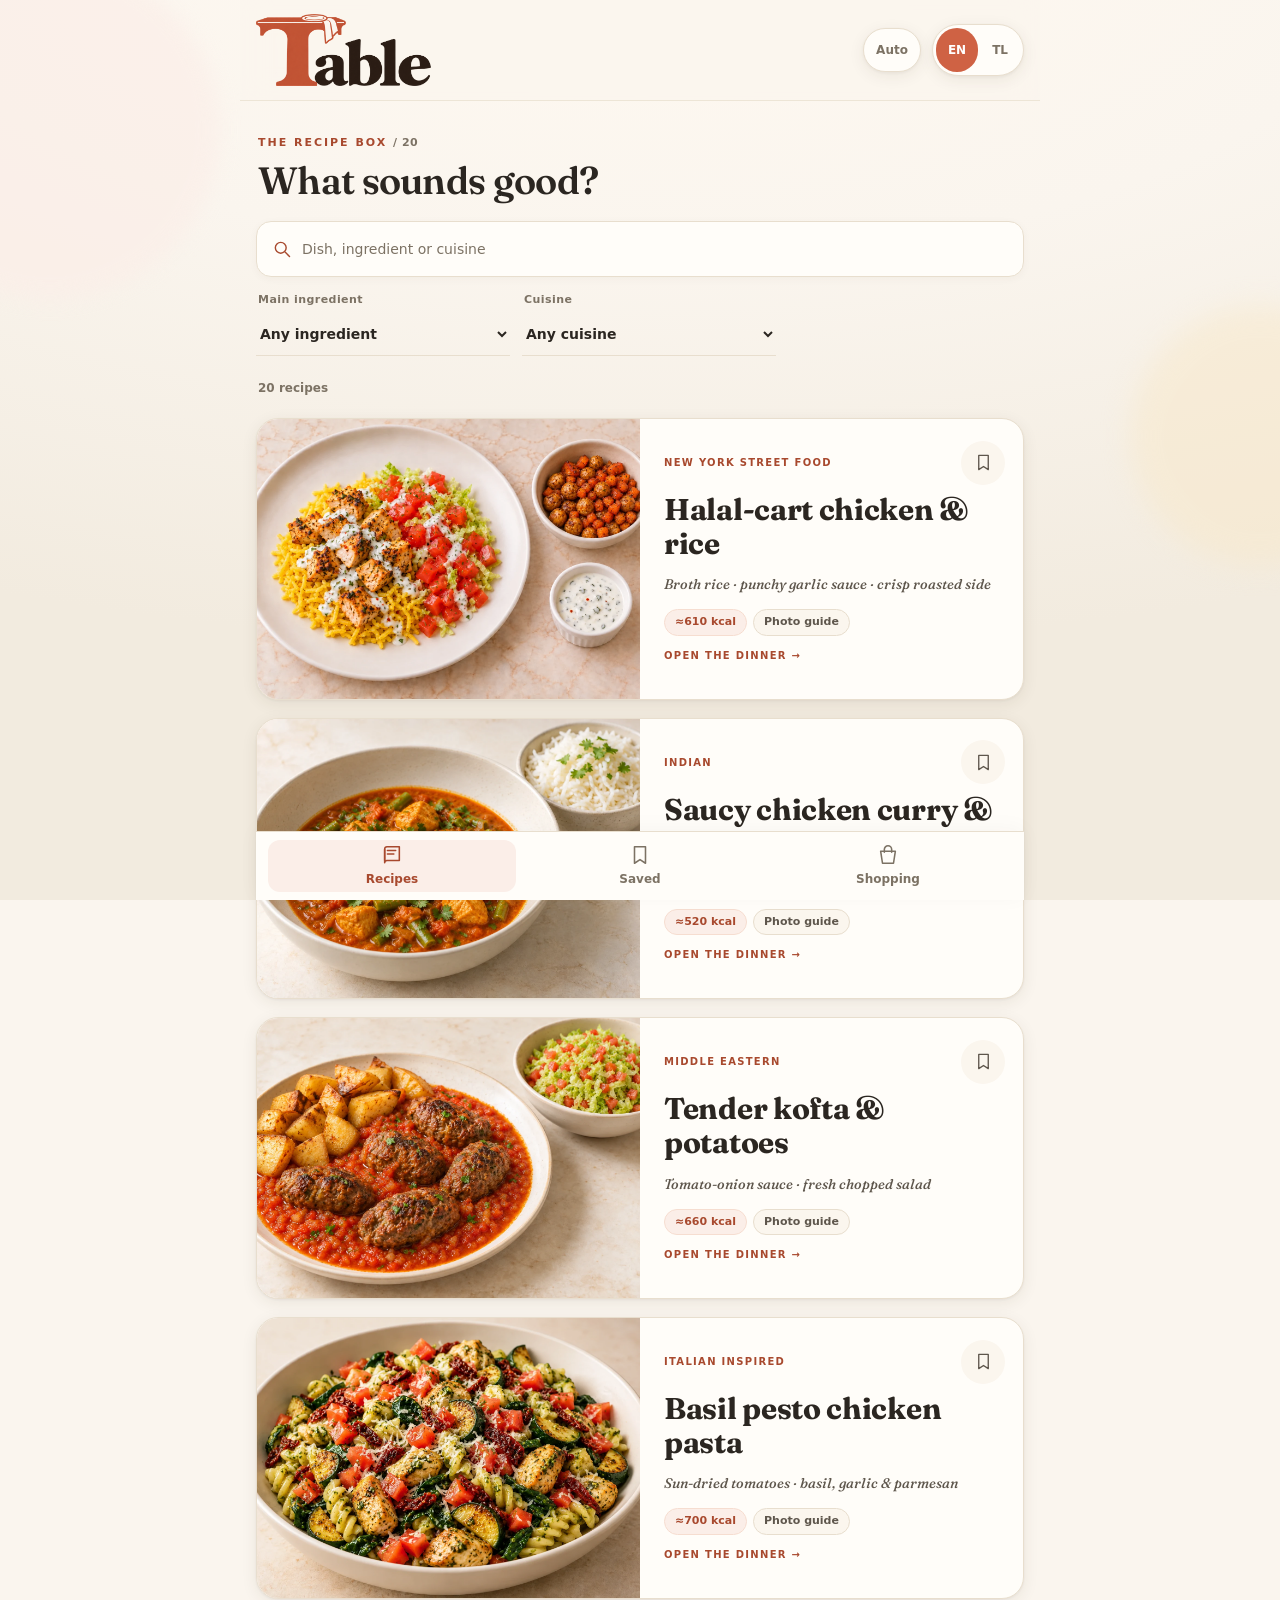
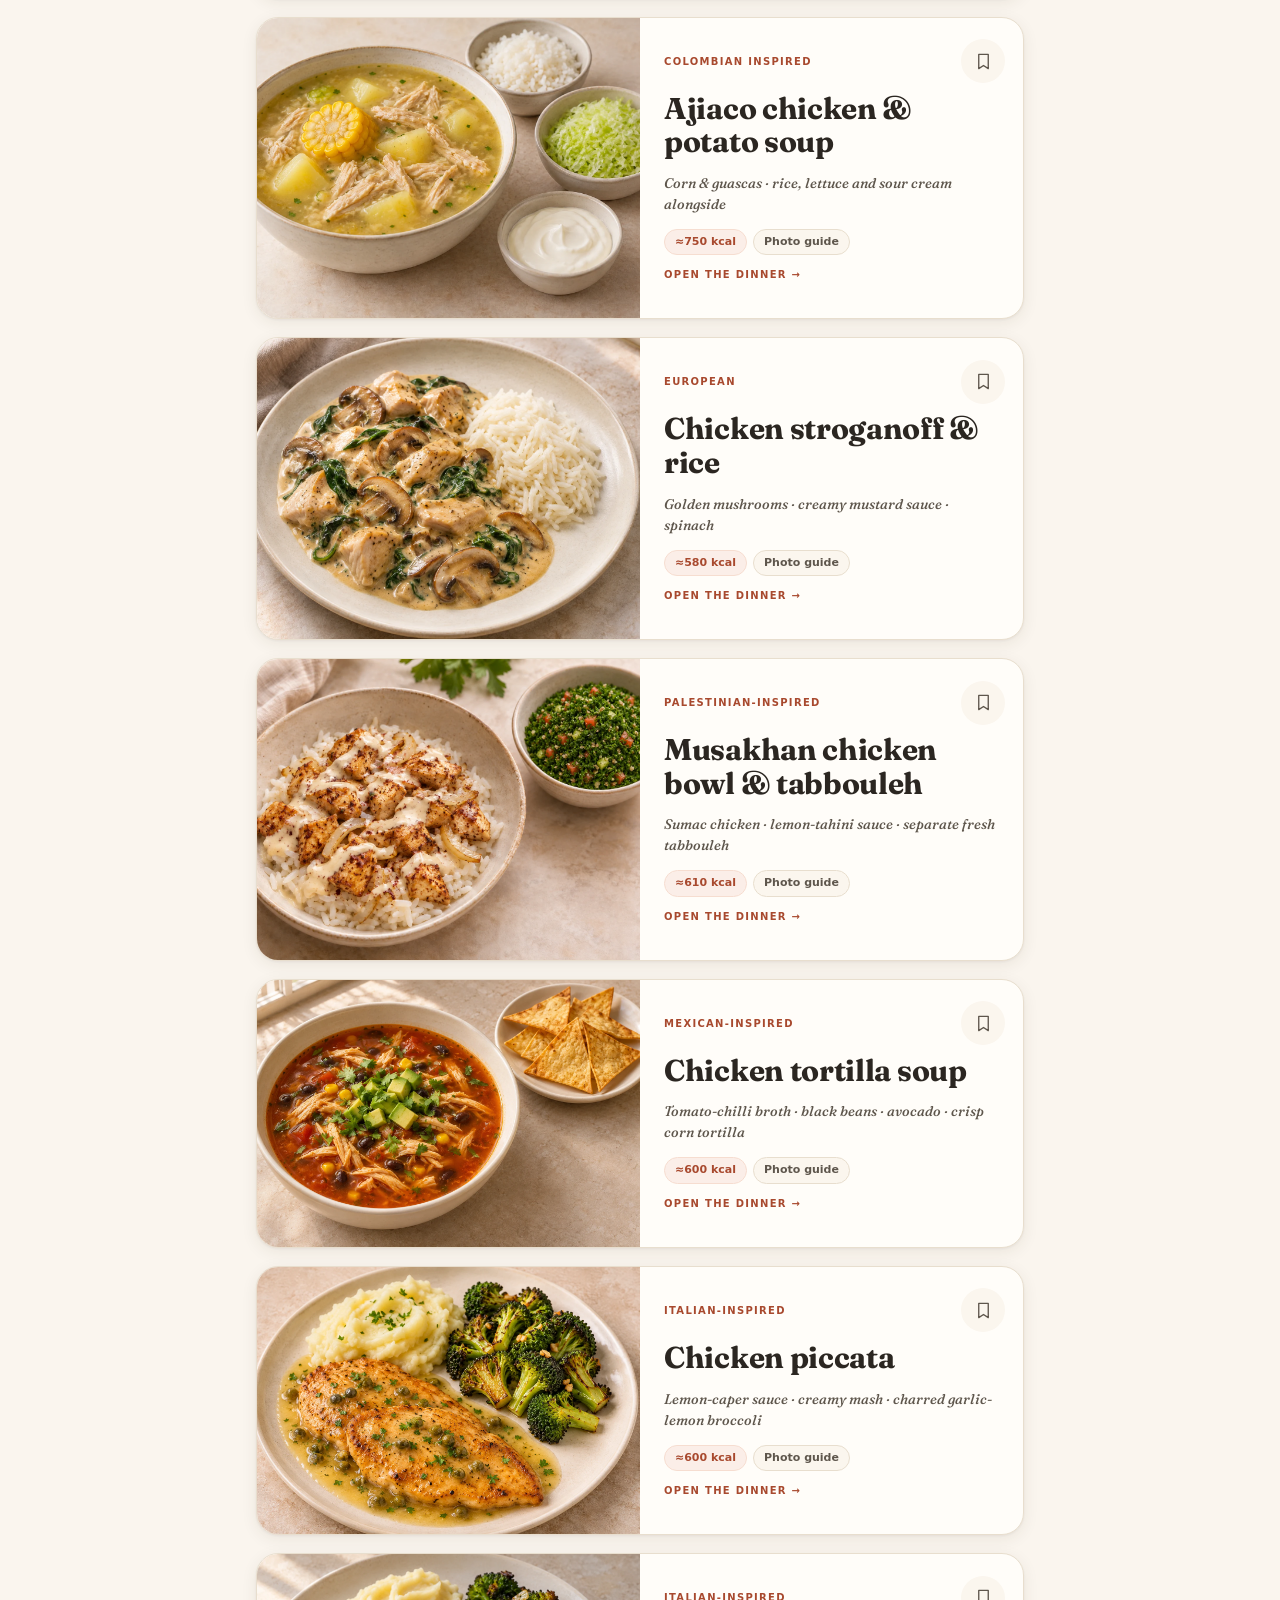
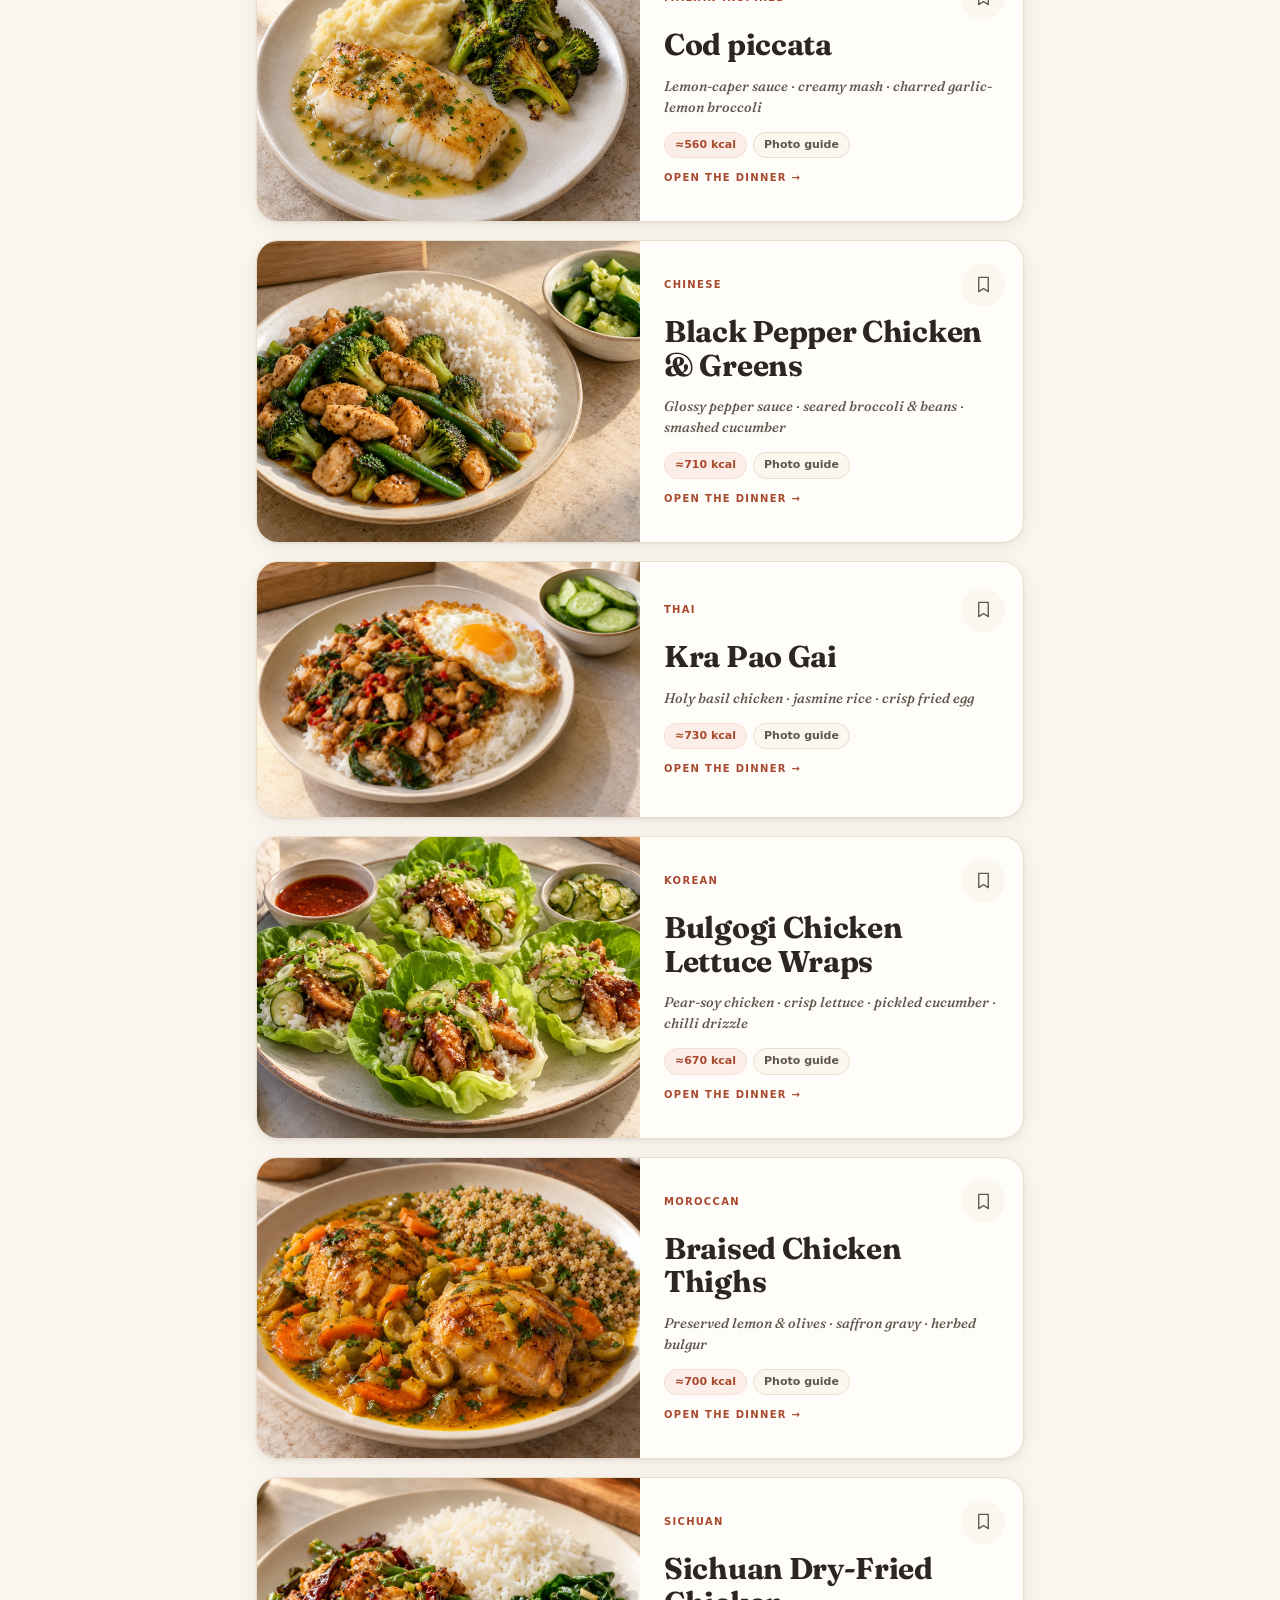
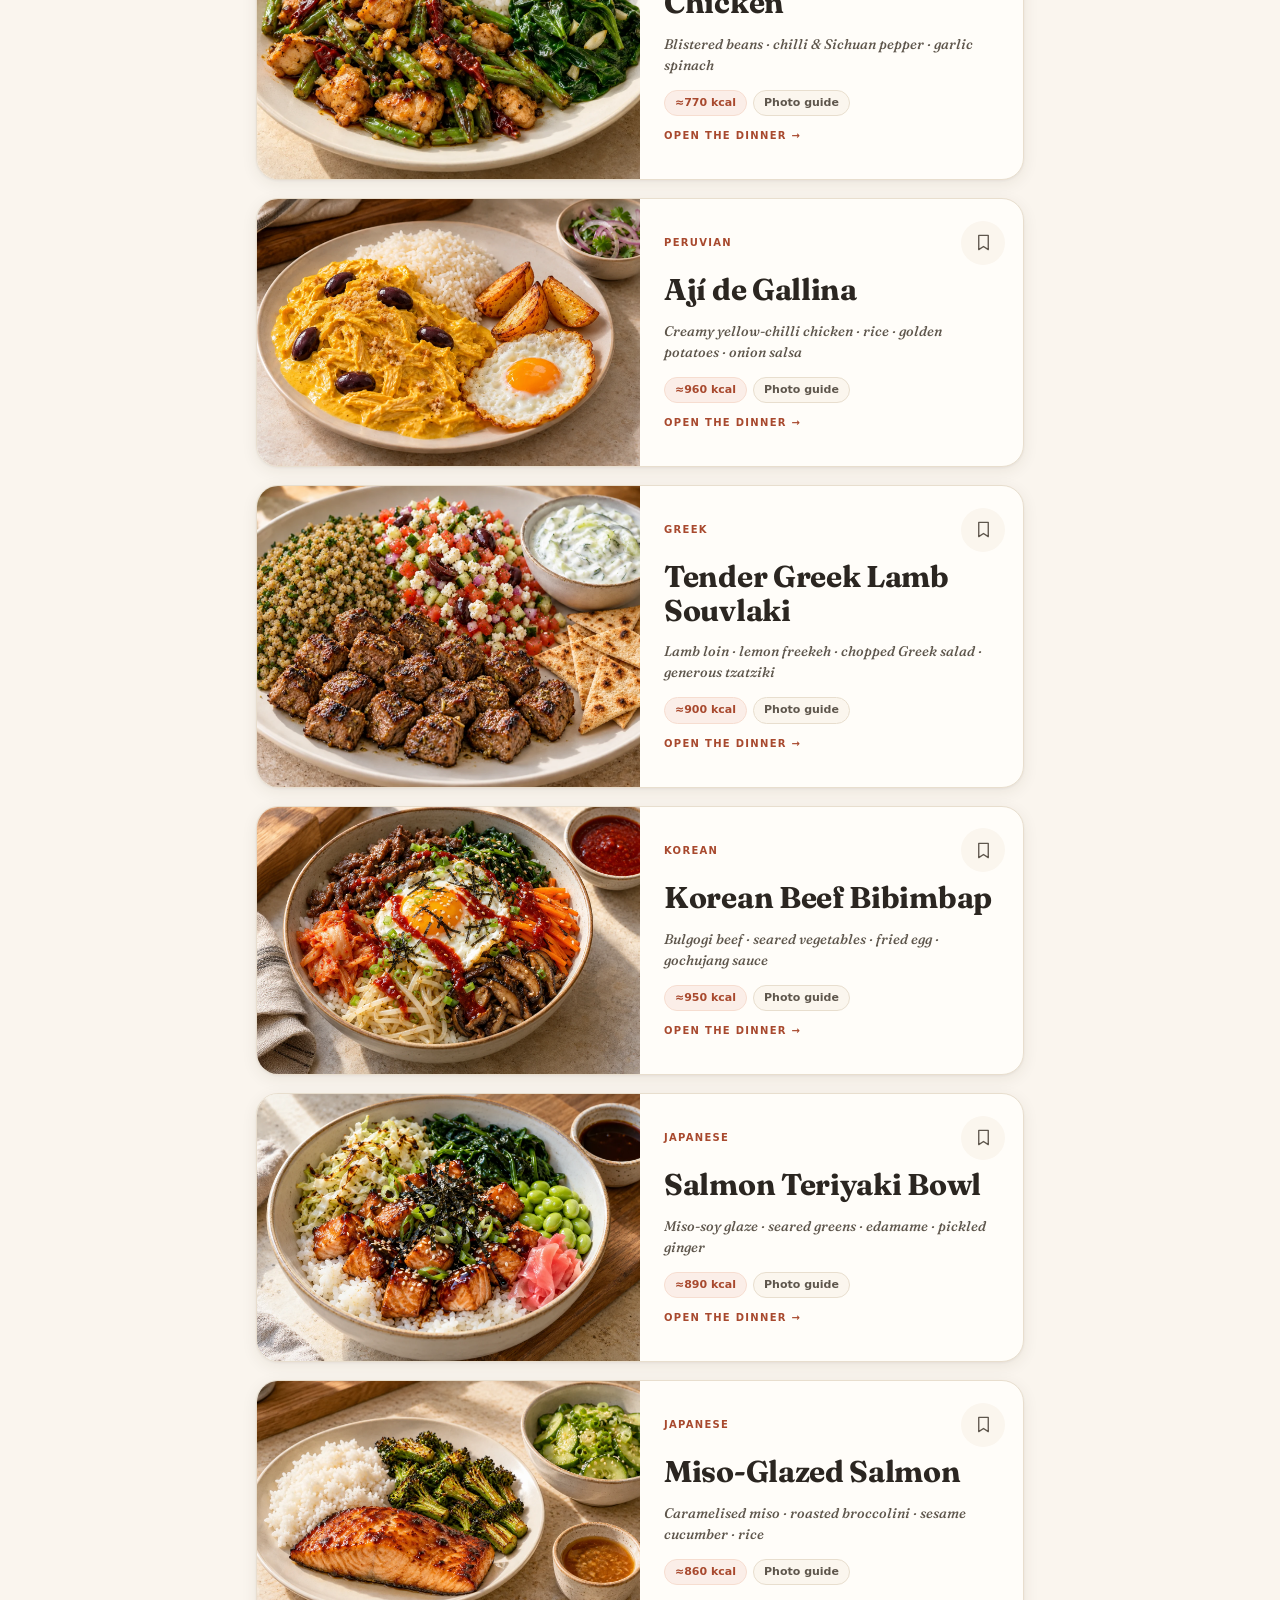
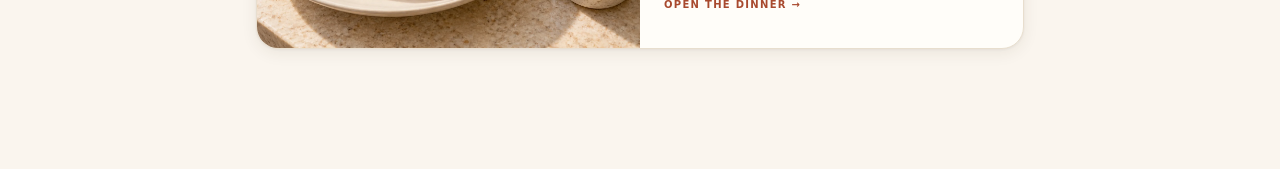
<file: index.html>
<!DOCTYPE html>
<html lang="en">
<head>
  <meta charset="UTF-8" />
  <meta name="viewport" content="width=device-width, initial-scale=1.0, viewport-fit=cover" />
  <meta name="theme-color" content="#cf6244" />
  <meta name="apple-mobile-web-app-capable" content="yes" />
  <meta name="apple-mobile-web-app-status-bar-style" content="default" />
  <meta name="apple-mobile-web-app-title" content="Table" />
  <meta name="robots" content="noindex, nofollow" />
  <title>Table</title>
  <link rel="manifest" href="manifest.webmanifest?v=november-additions-1" />
  <link rel="apple-touch-icon" sizes="180x180" href="assets/table-icon-180-v1.png" />
  <link rel="icon" type="image/png" sizes="32x32" href="assets/table-icon-32-v1.png" />
  <link rel="icon" type="image/png" sizes="192x192" href="assets/table-icon-192-v1.png" />
  <link rel="preconnect" href="https://fonts.googleapis.com" />
  <link rel="preconnect" href="https://fonts.gstatic.com" crossorigin />
  <link rel="stylesheet" href="https://fonts.googleapis.com/css2?family=Fraunces:opsz,wght@9..144,500;9..144,600&display=swap" />
  <link rel="stylesheet" href="styles.css?v=november-additions-1" />
  <link rel="stylesheet" href="wayfinding.css?v=november-additions-1" />
  <link rel="stylesheet" href="visual-recipes.css?v=november-additions-1" />
</head>
<body>
  <div class="bg-layer" aria-hidden="true">
    <div class="bg-pattern"></div>
    <div class="bg-glow"></div>
  </div>

  <div id="app"><div class="boot">warming up…</div></div>

  <script src="catalog.js?v=november-additions-1"></script>
  <script src="navigation.js?v=november-additions-1"></script>
  <script src="visual-recipes.js?v=november-additions-1"></script>
  <script src="table.js?v=november-additions-1"></script>
</body>
</html>
</file>
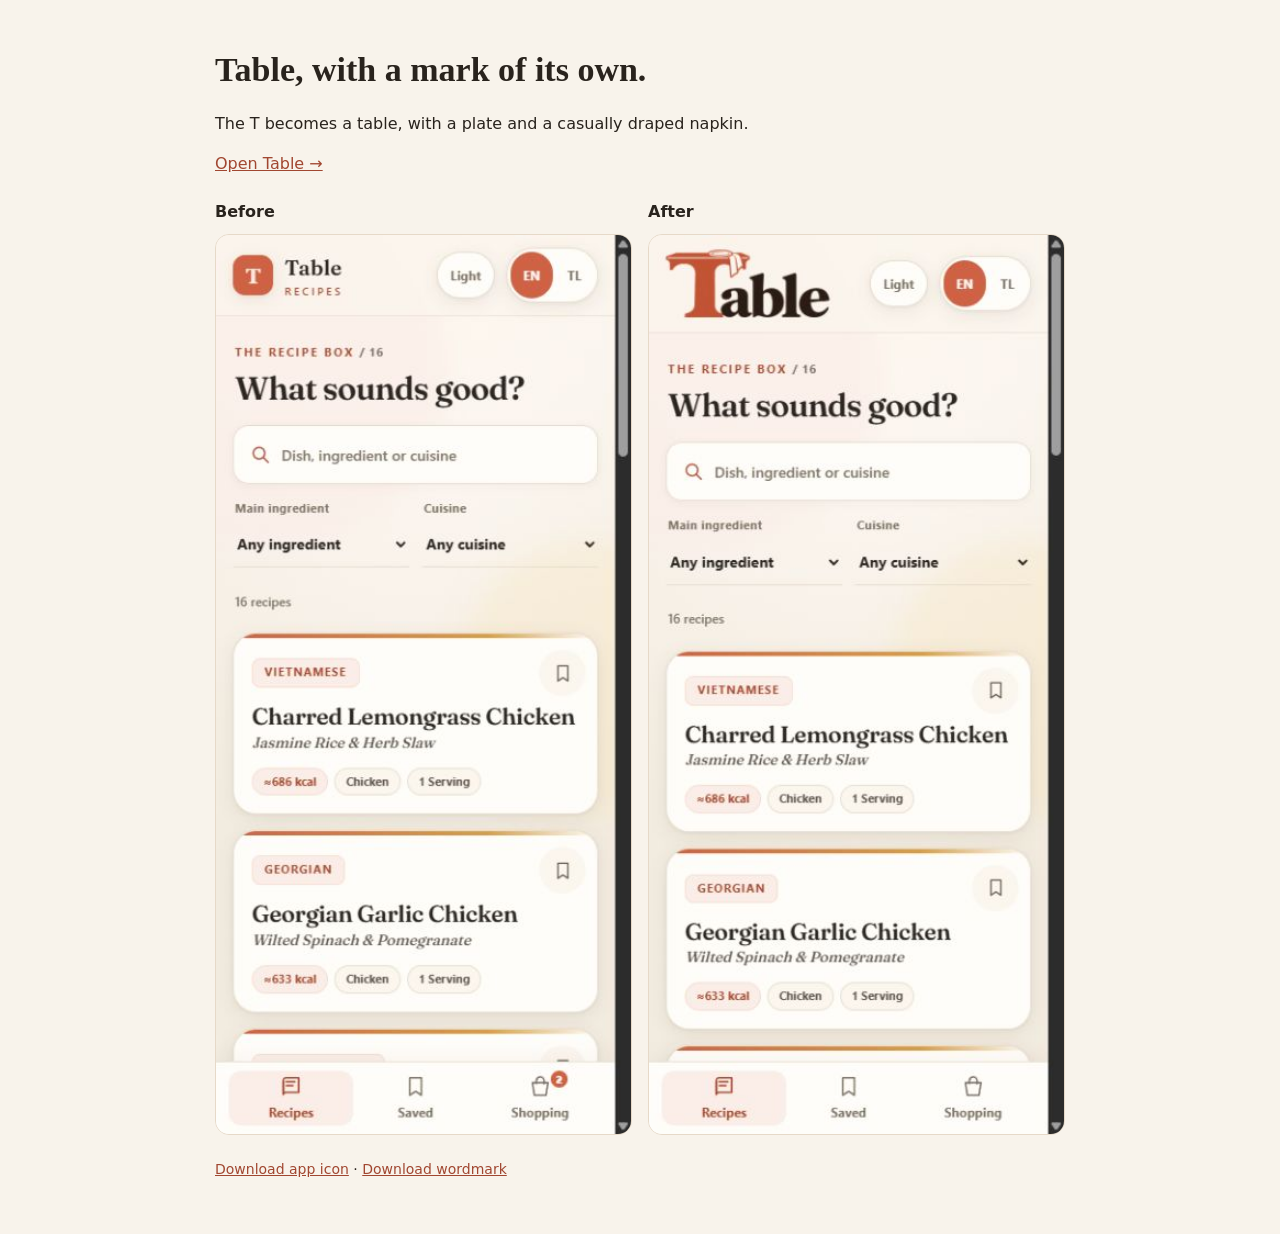
<file: preview/branding.html>
<!doctype html><html lang="en"><head><meta charset="utf-8"><meta name="viewport" content="width=device-width,initial-scale=1"><meta name="robots" content="noindex"><title>Table — new identity</title><link rel="icon" href="../assets/table-icon-32-v1.png"><style>*{box-sizing:border-box}body{margin:0;padding:28px 16px 40px;background:#f8f3eb;color:#29231d;font:16px/1.5 system-ui}main{max-width:850px;margin:auto}h1{font:600 34px Georgia,serif}a{color:#a14630}.pair{display:grid;grid-template-columns:1fr 1fr;gap:16px;margin-top:24px}figure{margin:0}figcaption{font-weight:600;margin-bottom:10px}img{display:block;width:100%;height:auto;border:1px solid #e6d9c8;border-radius:14px}.downloads{margin-top:24px;font-size:14px}</style></head><body><main><h1>Table, with a mark of its own.</h1><p>The T becomes a table, with a plate and a casually draped napkin.</p><a href="../?v=identity-1">Open Table →</a><div class="pair"><figure><figcaption>Before</figcaption><img src="after.png" alt="Previous Table header with plain T app mark"></figure><figure><figcaption>After</figcaption><img src="branding-after.png" alt="New Table wordmark integrated into the app header"></figure></div><p class="downloads"><a href="../assets/table-icon-1024-v1.png" download>Download app icon</a> · <a href="../assets/table-wordmark-v1.png" download>Download wordmark</a></p></main></body></html>
</file>
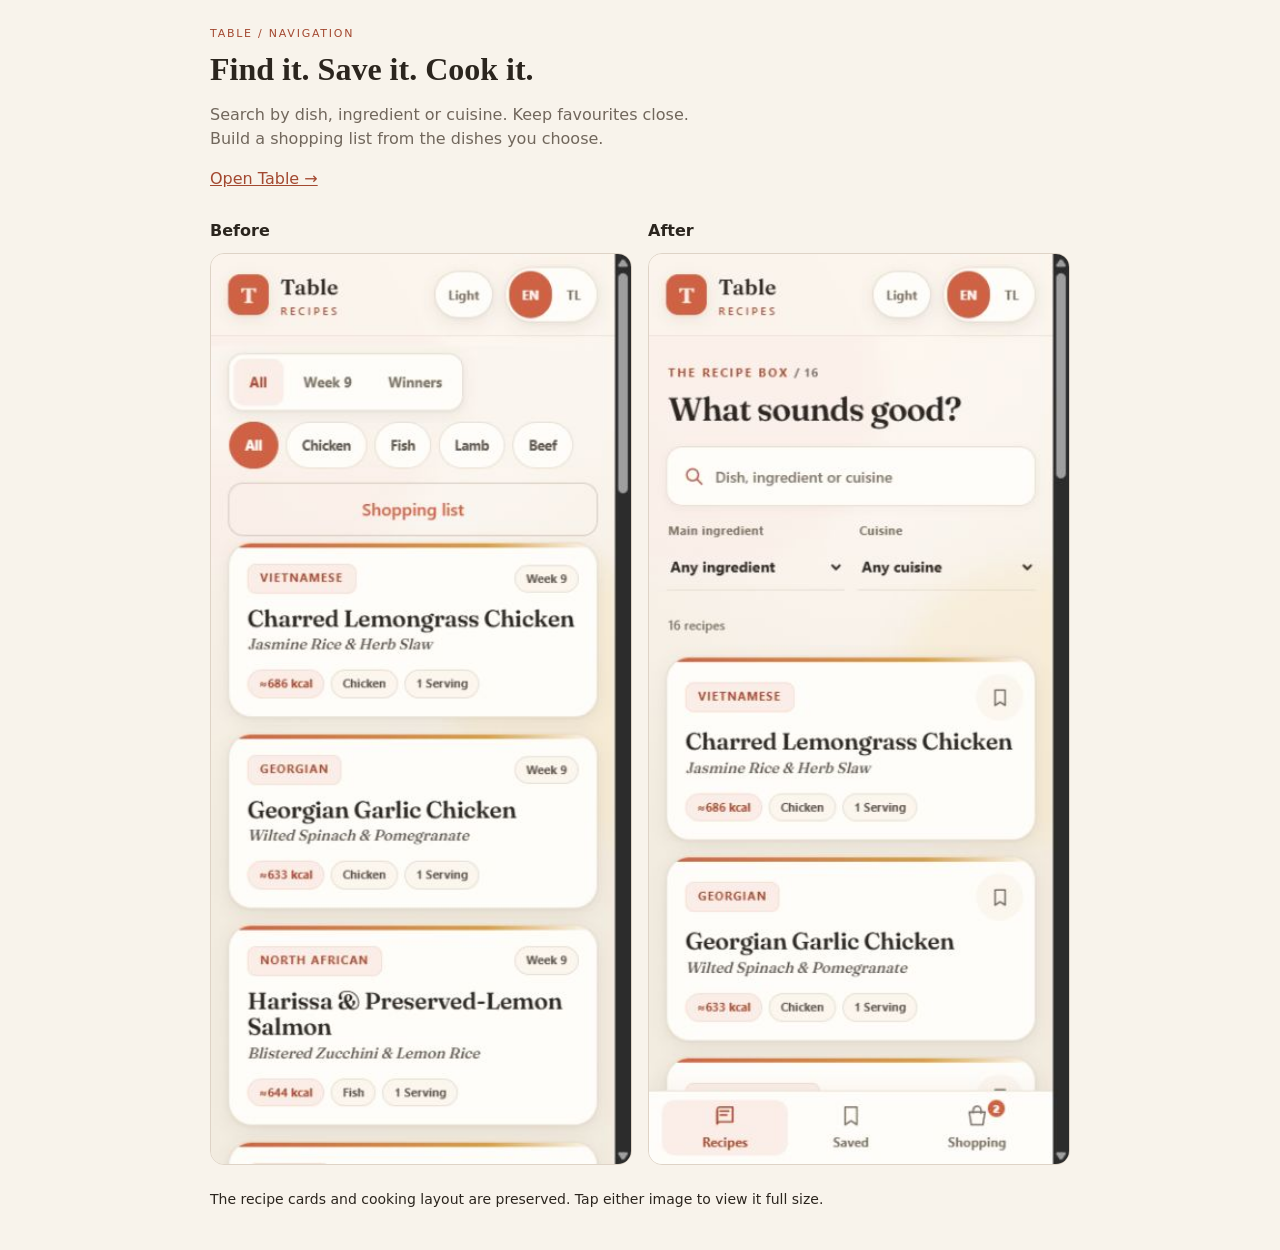
<file: preview/navigation.html>
<!doctype html>
<html lang="en"><head><meta charset="utf-8"><meta name="viewport" content="width=device-width, initial-scale=1"><meta name="robots" content="noindex"><title>Table — before and after</title><style>
*{box-sizing:border-box}body{margin:0;background:#f8f3eb;color:#2b251e;font:16px/1.5 system-ui,sans-serif;padding:26px 16px 40px}main{max-width:860px;margin:auto}h1{font:600 32px/1.15 Georgia,serif;margin:8px 0 14px}p{max-width:50ch;color:#71675c}a{color:#a34830}.comparison{display:grid;grid-template-columns:1fr 1fr;gap:16px;margin-top:28px}figure{margin:0;min-width:0}figcaption{font-weight:650;margin-bottom:10px}img{width:100%;height:auto;display:block;border-radius:14px;border:1px solid #ded3c6}.tag{font-size:11px;letter-spacing:.16em;text-transform:uppercase;color:#a34830}footer{margin-top:24px;font-size:14px}
</style></head><body><main><div class="tag">Table / navigation</div><h1>Find it. Save it. Cook it.</h1><p>Search by dish, ingredient or cuisine. Keep favourites close. Build a shopping list from the dishes you choose.</p><a href="../?v=wayfinding-1#/recipes">Open Table →</a><div class="comparison"><figure><figcaption>Before</figcaption><a href="before.png?v=2"><img src="before.png?v=2" alt="Previous Table navigation with All, Week 9, Winners and a second row of ingredient tabs"></a></figure><figure><figcaption>After</figcaption><a href="after.png"><img src="after.png" alt="Table with recipe search, ingredient and cuisine filters, bookmarks, and Recipes, Saved and Shopping navigation"></a></figure></div><footer>The recipe cards and cooking layout are preserved. Tap either image to view it full size.</footer></main></body></html>
</file>
<file: styles.css>
/* ================================================================
   Table — warm, playful-premium recipe app.
   Warm paper · terracotta accent · charcoal ink. Refined, not cute.
   ================================================================ */

:root{
  --paper:#faf5ee; --paper-2:#f2ebdf; --card:#fffdf9; --card-2:#fbf6ee;
  --ink:#2b2621; --ink-2:#5e564c; --muted:#978d80; --line:#e8dece;

  --accent:#cf6244; --accent-deep:#a8492e; --accent-soft:#f6ddd0; --accent-wash:#fbeee8;
  --olive:#7d8a5f; --olive-soft:#e9edda;
  --honey:#d99f45; --honey-soft:#f8e8c9;
  --rose:#b06a6a;

  --love:#cf6244; --good:#7d8a5f; --tweak:#d99f45; --kill:#b06a6a;

  --sans:-apple-system,system-ui,"Segoe UI",Roboto,"Helvetica Neue",sans-serif;
  --serif:"Georgia","Iowan Old Style","Times New Roman",serif;

  --r-xl:22px; --r-lg:18px; --r-md:14px;
  --sh-soft:0 4px 16px rgba(70,45,28,.08), 0 1px 3px rgba(70,45,28,.06);
  --sh-pop:0 12px 32px rgba(70,45,28,.13), 0 3px 8px rgba(70,45,28,.08);
  --ease:cubic-bezier(.22,1,.36,1);
  --spring:cubic-bezier(.34,1.3,.64,1);
  --safe-t:env(safe-area-inset-top,0px);
  --safe-b:env(safe-area-inset-bottom,0px);
}

*{box-sizing:border-box;-webkit-tap-highlight-color:transparent}
html,body{margin:0;padding:0}
body{font-family:var(--sans);color:var(--ink);background:var(--paper);
  min-height:100dvh;overflow-x:hidden;line-height:1.5;-webkit-font-smoothing:antialiased;font-weight:500}

/* ── warm layered background ────────────────────────────────────── */
.bg-layer{position:fixed;inset:0;z-index:-1;overflow:hidden;
  background:radial-gradient(130% 80% at 50% -8%, #fff9f1 0%, var(--paper) 46%, var(--paper-2) 100%)}
.bg-pattern{position:absolute;inset:0;transform:translateY(var(--par,0));transition:transform .1s linear}
.bg-pattern::before{content:"";position:absolute;width:340px;height:340px;border-radius:50%;
  background:var(--accent-wash);left:-120px;top:-40px;filter:blur(10px);opacity:.7}
.bg-glow::before{content:"";position:absolute;width:260px;height:260px;border-radius:50%;
  background:var(--honey-soft);right:-110px;top:34%;filter:blur(14px);opacity:.5}

#app{max-width:640px;margin:0 auto;padding:0 16px calc(120px + var(--safe-b))}
.boot{padding:42vh 0;text-align:center;color:var(--muted);font-family:var(--serif);font-style:italic}

/* ── header ─────────────────────────────────────────────────────── */
.hdr{position:sticky;top:0;z-index:40;margin:0 -16px;padding:calc(12px + var(--safe-t)) 16px 12px;
  display:flex;align-items:center;gap:11px;
  background:rgba(250,245,238,.8);backdrop-filter:saturate(1.3) blur(14px);-webkit-backdrop-filter:saturate(1.3) blur(14px);
  border-bottom:1px solid rgba(232,222,206,.7);transition:padding .3s var(--ease)}
.hdr.small{padding-top:calc(8px + var(--safe-t));padding-bottom:8px}
.hdr .mark{width:38px;height:38px;flex:0 0 auto;border-radius:12px;box-shadow:var(--sh-soft)}
.hdr .wordmark{font-family:var(--serif);font-weight:700;font-size:20px;letter-spacing:.2px;color:var(--ink);flex:1;min-width:0}
.hdr .wordmark small{display:block;font-family:var(--sans);font-weight:600;font-size:10px;letter-spacing:.26em;text-transform:uppercase;color:var(--accent-deep);margin-top:0}

/* language pill */
.lang{display:inline-flex;background:var(--card);border:1px solid var(--line);border-radius:999px;padding:3px;gap:2px;flex:0 0 auto;box-shadow:var(--sh-soft)}
.lang button{border:0;background:transparent;font:inherit;font-weight:700;font-size:12px;color:var(--muted);padding:6px 12px;border-radius:999px;cursor:pointer;transition:.25s var(--ease)}
.lang button.on{background:var(--accent);color:#fff}

/* ── hero ───────────────────────────────────────────────────────── */
.hero{padding:22px 4px 12px;position:relative}
.hero .eyebrow{font-size:11px;letter-spacing:.28em;text-transform:uppercase;color:var(--accent-deep);font-weight:700}
.hero h1{font-family:var(--serif);font-weight:700;font-size:clamp(32px,8.4vw,46px);line-height:1.02;margin:8px 0 8px;color:var(--ink);letter-spacing:-.6px}
.hero h1 em{font-style:italic;color:var(--accent)}
.hero p{margin:0;color:var(--ink-2);max-width:44ch;font-size:15px}
.hero .rule{width:56px;height:3px;border-radius:3px;margin-top:16px;background:linear-gradient(90deg,var(--accent),var(--honey))}

/* ── filters ────────────────────────────────────────────────────── */
.filters{position:sticky;top:calc(58px + var(--safe-t));z-index:30;margin:8px -16px 4px;padding:8px 16px;
  display:flex;flex-direction:column;gap:9px;background:linear-gradient(180deg,var(--paper) 55%,rgba(250,245,238,0))}
.seg{display:flex;gap:4px;background:var(--card);padding:4px;border-radius:14px;width:max-content;box-shadow:var(--sh-soft);border:1px solid var(--line)}
.seg button{border:0;background:transparent;font:inherit;font-weight:700;font-size:13px;color:var(--muted);padding:8px 15px;border-radius:10px;cursor:pointer;transition:.25s var(--ease);white-space:nowrap}
.seg button.on{background:var(--accent-wash);color:var(--accent-deep)}
.chips{display:flex;gap:7px;overflow-x:auto;padding:1px;scrollbar-width:none}
.chips::-webkit-scrollbar{display:none}
.chip{border:1px solid var(--line);background:var(--card);font:inherit;font-size:12.5px;font-weight:700;color:var(--ink-2);padding:7px 14px;border-radius:999px;cursor:pointer;white-space:nowrap;transition:.25s var(--ease)}
.chip.on{background:var(--accent);color:#fff;border-color:var(--accent)}

/* ── recipe deck ────────────────────────────────────────────────── */
.deck{display:flex;flex-direction:column;gap:15px;padding-top:6px}
.card{position:relative;border-radius:var(--r-xl);cursor:pointer;overflow:hidden;background:var(--card);
  box-shadow:var(--sh-soft);border:1px solid var(--line);transition:transform .35s var(--ease),box-shadow .35s var(--ease);
  animation:rise .5s var(--ease) both}
.card:active{transform:scale(.985)}
@media(hover:hover){.card:hover{transform:translateY(-3px);box-shadow:var(--sh-pop)}}
.card .band{height:4px;background:linear-gradient(90deg,var(--accent),var(--honey) 70%,transparent)}
.card .cbody{padding:15px 17px 17px;position:relative}
.card .toprow{display:flex;align-items:center;justify-content:space-between;gap:10px}
.card h3{font-family:var(--serif);font-weight:700;font-size:22px;line-height:1.12;margin:11px 0 2px;color:var(--ink);letter-spacing:-.3px}
.card .sub{font-family:var(--serif);font-style:italic;color:var(--ink-2);font-size:14px}
.card .macro{display:flex;flex-wrap:wrap;gap:6px;margin-top:13px}
.pill{font-size:11px;font-weight:700;padding:4px 10px;border-radius:999px;background:var(--card-2);color:var(--ink-2);border:1px solid var(--line)}
.pill.kcal{background:var(--accent-wash);color:var(--accent-deep);border-color:var(--accent-soft)}

/* cuisine tag */
.stamp{font-size:10.5px;font-weight:700;letter-spacing:.12em;text-transform:uppercase;color:var(--accent-deep);
  padding:5px 11px;border-radius:8px;background:var(--accent-wash);border:1px solid var(--accent-soft);white-space:nowrap}

/* rating chip on card */
.rdot{display:inline-flex;align-items:center;gap:7px;font-size:11.5px;font-weight:700;padding:5px 11px;border-radius:999px;color:#fff}
.rdot .g{width:7px;height:7px;border-radius:50%;background:#fff}
.rdot.love{background:var(--love)} .rdot.good{background:var(--good)}
.rdot.tweak{background:var(--tweak);color:#5a3f10} .rdot.kill{background:var(--kill)}

@keyframes rise{from{opacity:0;transform:translateY(14px)}to{opacity:1;transform:none}}

/* ── detail ─────────────────────────────────────────────────────── */
.detail{animation:fade .4s var(--ease) both;padding-bottom:40px}
@keyframes fade{from{opacity:0}to{opacity:1}}
.back{display:inline-flex;align-items:center;gap:6px;margin:14px 0 6px;border:0;background:var(--card);
  font:inherit;font-weight:700;font-size:14px;color:var(--accent-deep);cursor:pointer;padding:9px 15px 9px 11px;border-radius:999px;box-shadow:var(--sh-soft);border:1px solid var(--line)}
.back:active{transform:scale(.96)}
.back svg{width:18px;height:18px}
.masthead{position:relative;border-radius:var(--r-xl);overflow:hidden;margin-top:4px;
  background:linear-gradient(145deg,var(--accent),var(--accent-deep));color:#fff8f2;box-shadow:var(--sh-pop)}
.masthead .blob{position:absolute;border-radius:50%;opacity:.16;background:#fff}
.masthead .blob.a{width:150px;height:150px;right:-40px;top:-46px}
.masthead .blob.b{width:100px;height:100px;left:-30px;bottom:-40px;opacity:.1}
.masthead .inner{position:relative;padding:22px 20px 20px}
.masthead .stamp{color:#fff;background:rgba(255,255,255,.16);border-color:rgba(255,255,255,.24)}
.masthead h2{font-family:var(--serif);font-weight:700;font-size:clamp(27px,7.4vw,37px);line-height:1.05;margin:14px 0 4px;letter-spacing:-.4px}
.masthead .sub{font-family:var(--serif);font-style:italic;opacity:.9;font-size:16px}
.masthead .meta{display:flex;flex-wrap:wrap;gap:7px;margin-top:14px}
.masthead .meta .pill{background:rgba(255,255,255,.16);color:#fff;border-color:rgba(255,255,255,.2)}
.masthead .meta .pill.kcal{background:rgba(255,255,255,.24);color:#fff;border-color:transparent}

.desc{font-family:var(--serif);font-size:16px;line-height:1.62;color:var(--ink-2);margin:18px 4px}

.sec{margin:24px 0}
.sec h4{font-size:12px;letter-spacing:.22em;text-transform:uppercase;color:var(--accent-deep);font-weight:700;display:flex;align-items:center;gap:10px;margin:0 4px 12px}
.sec h4::after{content:"";flex:1;height:1px;background:linear-gradient(90deg,var(--accent-soft),transparent)}

.igroup{margin:0 0 14px}
.igroup .gname{font-family:var(--serif);font-style:italic;font-weight:700;color:var(--olive);font-size:15px;margin:0 4px 7px}
.ilist,.slist{list-style:none;margin:0;padding:0;display:flex;flex-direction:column;gap:3px}
.ilist li{display:flex;gap:12px;align-items:flex-start;padding:10px 12px;border-radius:12px;cursor:pointer;transition:background .2s var(--ease)}
.ilist li:active{background:var(--card-2)}
.ck{flex:0 0 auto;width:21px;height:21px;border-radius:7px;border:2px solid var(--line);margin-top:1px;display:grid;place-items:center;transition:.25s var(--spring);background:var(--card)}
.ilist li.done .ck,.slist li.done .ck{background:var(--accent);border-color:var(--accent)}
.ck svg{width:12px;height:12px;stroke:#fff;stroke-width:3.2;opacity:0;transition:opacity .2s}
.ilist li.done .ck svg,.slist li.done .ck svg{opacity:1;animation:pop .32s var(--spring)}
.ilist li.done .itxt,.slist li.done .stxt{opacity:.42;text-decoration:line-through}
.itxt{font-size:15px;color:var(--ink)}
@keyframes pop{0%{transform:scale(.5)}60%{transform:scale(1.2)}100%{transform:scale(1)}}

.slist{counter-reset:step;gap:8px}
.slist li{display:flex;gap:13px;align-items:flex-start;padding:13px 15px;border-radius:16px;cursor:pointer;background:var(--card);box-shadow:var(--sh-soft);border:1px solid var(--line);transition:.2s var(--ease)}
.slist li:active{transform:scale(.99)}
.snum{flex:0 0 auto;counter-increment:step;width:28px;height:28px;border-radius:50%;background:var(--accent);color:#fff;font-family:var(--serif);font-weight:700;font-size:15px;display:grid;place-items:center}
.snum::before{content:counter(step)}
.stxt{font-size:15px;line-height:1.5;color:var(--ink);padding-top:2px}
.slist li.done .snum{background:var(--olive)}

/* ── feedback ───────────────────────────────────────────────────── */
.fb{margin:26px 0 8px;padding:19px 17px;border-radius:var(--r-xl);background:var(--card);box-shadow:var(--sh-soft);border:1px solid var(--line)}
.fb h4{margin:0 4px 14px;font-family:var(--serif);font-size:17px;color:var(--ink);font-weight:700}
.raterow{display:grid;grid-template-columns:repeat(4,1fr);gap:8px}
.rate{border:1px solid var(--line);background:var(--card-2);font:inherit;font-weight:700;font-size:12.5px;color:var(--ink-2);padding:12px 4px;border-radius:14px;cursor:pointer;transition:.25s var(--spring);display:flex;flex-direction:column;align-items:center;gap:8px}
.rate .g{width:14px;height:14px;border-radius:50%}
.rate[data-r=love] .g{background:var(--love)} .rate[data-r=good] .g{background:var(--good)}
.rate[data-r=tweak] .g{background:var(--tweak)} .rate[data-r=kill] .g{background:var(--kill)}
.rate:active{transform:scale(.95)}
.rate.on{color:#fff;border-color:transparent;transform:translateY(-2px);box-shadow:var(--sh-soft)}
.rate.on .g{background:#fff}
.rate.on[data-r=love]{background:var(--love)} .rate.on[data-r=good]{background:var(--good)}
.rate.on[data-r=tweak]{background:var(--tweak);color:#5a3f10} .rate.on[data-r=kill]{background:var(--kill)}
.rate.ping{animation:ping .45s var(--spring)}
@keyframes ping{0%{transform:translateY(-2px) scale(1)}45%{transform:translateY(-5px) scale(1.09)}100%{transform:translateY(-2px) scale(1)}}
.note{width:100%;margin-top:13px;border:1px solid var(--line);border-radius:14px;background:var(--card-2);font:inherit;font-size:14.5px;color:var(--ink);padding:12px 14px;resize:vertical;min-height:54px}
.note:focus{outline:2px solid var(--accent-soft);border-color:var(--accent-soft)}
.note::placeholder{color:var(--muted)}
.saved{font-size:12.5px;color:var(--olive);font-weight:700;margin-top:9px;height:16px;opacity:0;transition:opacity .3s}
.saved.show{opacity:1}

/* ── cook button + mode ─────────────────────────────────────────── */
.cookbtn{position:fixed;left:50%;transform:translateX(-50%);bottom:calc(20px + var(--safe-b));z-index:45;
  border:0;cursor:pointer;font:inherit;font-weight:700;font-size:15px;color:#fff;padding:15px 28px;border-radius:999px;
  background:linear-gradient(145deg,var(--accent),var(--accent-deep));box-shadow:0 8px 22px rgba(168,73,46,.34);
  display:inline-flex;align-items:center;gap:10px;animation:rise .5s var(--ease) both}
.cookbtn:active{transform:translateX(-50%) scale(.96)}
.cookbtn svg{width:19px;height:19px}

.cook{position:fixed;inset:0;z-index:80;background:linear-gradient(160deg,#fff7ef,var(--paper) 60%,var(--paper-2));color:var(--ink);display:flex;flex-direction:column;animation:fade .35s var(--ease) both}
.cook .ctop{position:relative;display:flex;align-items:center;gap:11px;padding:calc(14px + var(--safe-t)) 18px 12px;border-bottom:1px solid var(--line)}
.cook .ctop .ctitle{flex:1;min-width:0;font-family:var(--serif);font-weight:700;font-size:19px;white-space:nowrap;overflow:hidden;text-overflow:ellipsis;color:var(--ink)}
.cook .x{border:0;background:var(--card);color:var(--accent-deep);width:40px;height:40px;border-radius:50%;font-size:21px;font-weight:700;cursor:pointer;flex:0 0 auto;box-shadow:var(--sh-soft)}
.cook .x:active{transform:scale(.93)}
.cook .cscroll{position:relative;flex:1;overflow-y:auto;padding:6px 20px calc(30px + var(--safe-b))}
.cook .cstage{font-size:12px;letter-spacing:.2em;text-transform:uppercase;color:var(--accent-deep);font-weight:700;margin:18px 4px 10px}
.cook .cing{list-style:none;margin:0 0 22px;padding:0}
.cook .cing .gname{font-family:var(--serif);font-style:italic;color:var(--olive);font-size:17px;margin:16px 4px 6px}
.cook .cing li{display:flex;gap:14px;padding:14px 16px;margin-bottom:7px;border-radius:14px;background:var(--card);font-size:19px;cursor:pointer;box-shadow:var(--sh-soft);border:1px solid var(--line)}
.cook .cing li.done{opacity:.4;text-decoration:line-through}
.cook .cstep{display:flex;gap:15px;padding:16px;margin-bottom:9px;border-radius:16px;background:var(--card);cursor:pointer;box-shadow:var(--sh-soft);border:1px solid var(--line)}
.cook .cstep.done{opacity:.45}
.cook .cstep .n{flex:0 0 auto;width:36px;height:36px;border-radius:50%;background:var(--accent);color:#fff;font-family:var(--serif);font-weight:700;font-size:17px;display:grid;place-items:center}
.cook .cstep.done .n{background:var(--olive)}
.cook .cstep p{margin:0;font-size:20px;line-height:1.45;padding-top:3px}

.tlnote{font-size:13px;color:var(--ink-2);font-style:italic;margin:4px 4px 12px;padding:9px 13px;border-radius:12px;background:var(--honey-soft)}
.empty{text-align:center;color:var(--muted);padding:50px 20px;font-family:var(--serif);font-style:italic}

@media(prefers-reduced-motion:reduce){*{animation:none!important;transition:none!important}}

/* ============ Batch 5 — a11y, contrast, consistency ============ */
/* Consistency: adopt Fraunces for the serif display headings (one token, all headings follow) */
:root{--serif:'Fraunces', Georgia, 'Times New Roman', serif}
/* Contrast: darken the muted token — was #978d80 (~2.9:1 on card at 12–13px) */
:root{--muted:#7c7264}
/* focus-visible ring */
:focus-visible{outline:2px solid var(--accent);outline-offset:2px;border-radius:6px}
/* tap targets: language pills, segment + category chips to >=44px */
.lang button{min-height:44px}
.seg button,.chip{min-height:44px;display:inline-flex;align-items:center}
/* cook overlay: contain scroll + lock the body behind it */
.cook .cscroll{overscroll-behavior:contain}
body.cook-open{overflow:hidden}
/* boot skeleton cards */
.card.skeleton{pointer-events:none}
.card.skeleton .cbody{padding:16px}
.skl-line{height:13px;border-radius:6px;margin:9px 0;background:linear-gradient(90deg,var(--line),#f3ead9,var(--line));background-size:200% 100%;animation:skl 1.2s ease-in-out infinite}
@keyframes skl{0%{background-position:200% 0}100%{background-position:-200% 0}}
@media(prefers-reduced-motion:reduce){.skl-line{animation:none}}

/* ============ Batch 5 — dark mode (manual toggle: JS sets html[data-theme]) ============ */
.themebtn{border:1px solid var(--line);background:var(--card);font:inherit;font-weight:700;font-size:12px;color:var(--muted);padding:0 12px;min-height:44px;border-radius:999px;cursor:pointer;flex:0 0 auto;box-shadow:var(--sh-soft)}
html[data-theme="dark"]{
  --paper:#1b1714; --paper-2:#141210; --card:#262019; --card-2:#201a14;
  --ink:#f2e9dd; --ink-2:#c4b7a6; --muted:#9a8e7e; --line:#393026;
  --accent:#e0765a; --accent-deep:#eea88f; --accent-soft:#3a2822; --accent-wash:#2b1f1a;
  --olive:#9aa876; --olive-soft:#252c1d; --honey:#e2b666; --honey-soft:#332a1a; --rose:#c98484;
  --love:#e0765a; --good:#9aa876; --tweak:#e2b666; --kill:#c98484;
  --sh-soft:0 4px 16px rgba(0,0,0,.5), 0 1px 3px rgba(0,0,0,.4);
  --sh-pop:0 12px 32px rgba(0,0,0,.6), 0 3px 8px rgba(0,0,0,.45);
}
html[data-theme="dark"] .bg-layer{background:radial-gradient(130% 80% at 50% -8%, #241d17 0%, var(--paper) 46%, var(--paper-2) 100%)}
html[data-theme="dark"] .hdr{background:rgba(27,23,20,.82);border-bottom-color:rgba(57,48,38,.7)}
html[data-theme="dark"] .cook{background:linear-gradient(160deg,#241d17,var(--paper) 60%,var(--paper-2))}
html[data-theme="dark"] .skl-line{background:linear-gradient(90deg,var(--line),#33291f,var(--line));background-size:200% 100%}
</file>
<file: wayfinding.css>
/* Table's recipe cards and cooking surfaces are retained; navigation gets its own hierarchy. */
.brand-filter{position:absolute;pointer-events:none}
.table-brand{display:flex;align-items:center;flex:1;min-width:0;min-height:44px;text-decoration:none;padding:2px 0}
.brand-logo{display:block;width:155px;max-width:100%;height:auto}
.table-brand:focus-visible{outline:2px solid var(--accent);outline-offset:4px;border-radius:4px}
html[data-theme="dark"] .brand-logo{filter:url(#table-logo-dark)}
@media(min-width:760px){.brand-logo{width:175px}}
[hidden]{display:none!important}
.sr-only{position:absolute;width:1px;height:1px;padding:0;margin:-1px;overflow:hidden;clip:rect(0,0,0,0);white-space:nowrap;border:0}
.browse-heading{padding:26px 2px 18px}
.browse-heading .eyebrow{margin:0 0 8px;font-size:11px;font-weight:750;letter-spacing:.18em;text-transform:uppercase;color:var(--accent-deep)}
.eyebrow span{color:var(--muted);letter-spacing:.05em}
.browse-heading h1{font-family:var(--serif);font-size:clamp(29px,7.8vw,38px);line-height:1.12;letter-spacing:-.7px;margin:0;font-weight:600}
.browse-heading .intro{font-size:15px;color:var(--ink-2);line-height:1.55;margin:12px 0 0;max-width:36ch}
.find-bar{display:flex;align-items:center;background:var(--card);border:1px solid var(--line);border-radius:15px;box-shadow:0 2px 8px rgba(70,45,28,.04)}
.search-field{display:flex;align-items:center;gap:10px;flex:1;min-width:0;padding-left:15px}
.search-field svg{width:20px;height:20px;color:var(--accent-deep);flex:none}
.search-field input{width:100%;min-width:0;background:none;color:var(--ink);border:0;padding:15px 10px 15px 0;font:inherit;font-size:16px;outline-offset:-3px}
.search-field input::placeholder{font-size:14px;color:var(--muted)}
.search-field input::-webkit-search-cancel-button{display:none}
#clearSearch{width:44px;height:48px;flex:none;border:0;background:none;font-size:24px;color:var(--muted);cursor:pointer}
.browse-filters{display:grid;grid-template-columns:1fr 1fr;gap:12px;margin:15px 0 0}
.browse-filters label{min-width:0;display:flex;flex-direction:column;gap:4px}
.browse-filters label>span{padding-left:2px;font-size:11px;letter-spacing:.04em;color:var(--muted);font-weight:650}
.browse-filters select{width:100%;min-height:44px;min-width:0;border:0;border-bottom:1px solid var(--line);border-radius:0;background:transparent;color:var(--ink);font:inherit;font-size:14px;font-weight:650;padding:5px 22px 5px 0;cursor:pointer}
.browse-filters option{background:var(--card);color:var(--ink)}
.results-line{display:flex;align-items:center;justify-content:space-between;min-height:49px;gap:8px;margin:7px 2px 0}
.results-line p{font-size:12px;color:var(--muted);margin:0;font-weight:600}
.results-line button,.text-action{border:0;background:none;color:var(--accent-deep);font:inherit;font-size:13px;font-weight:700;min-height:44px;padding:0 4px;cursor:pointer}
.recipe-link{color:inherit;text-decoration:none}
.bookmark{flex:none;width:44px;height:44px;display:inline-flex;align-items:center;justify-content:center;border:0;border-radius:50%;background:var(--card-2);color:var(--ink-2);cursor:pointer}
.bookmark svg{width:19px;height:19px}
.bookmark.is-saved{color:var(--accent-deep);background:var(--accent-wash)}
.bookmark.is-saved svg{fill:var(--accent-soft)}
.card .toprow{min-height:36px}
.card .bookmark{margin:-4px -6px -4px 0}
.card .rdot{font-size:11px;padding:4px 9px}
.table-nav{position:fixed;left:50%;transform:translateX(-50%);bottom:0;width:min(100%,640px);z-index:50;display:grid;grid-template-columns:repeat(3,1fr);border-top:1px solid var(--line);background:var(--card);box-shadow:0 -3px 20px rgba(50,35,20,.035);padding:8px 12px calc(8px + var(--safe-b))}
.table-nav a{position:relative;min-height:52px;display:flex;flex-direction:column;align-items:center;justify-content:center;gap:4px;color:var(--muted);font-size:12px;font-weight:700;text-decoration:none;border-radius:12px}
.table-nav a[aria-current=page]{color:var(--accent-deep);background:var(--accent-wash)}
.table-nav svg{width:22px;height:22px}
.table-nav b{position:absolute;top:0;left:calc(50% + 10px);font-size:10px;min-width:16px;height:16px;display:grid;place-items:center;border-radius:50%;background:var(--accent);color:white}
.browse-empty{padding:36px 20px;text-align:center;background:var(--card);border:1px dashed var(--line);border-radius:20px}
.browse-empty>svg{width:34px;height:34px;color:var(--accent-deep);margin-bottom:10px}
.browse-empty h2{font-family:var(--serif);font-size:23px;line-height:1.2;margin:0 0 10px;color:var(--ink)}
.browse-empty p{font-size:14px;color:var(--ink-2);line-height:1.6;margin:0 auto 18px;max-width:30ch}
.primary-action{display:inline-flex;align-items:center;justify-content:center;gap:8px;min-height:48px;border:0;border-radius:12px;padding:12px 20px;background:var(--accent);color:#fff;font:inherit;font-size:14px;font-weight:700;text-decoration:none;cursor:pointer}
.primary-action span{padding:2px 7px;background:rgba(255,255,255,.2);border-radius:6px}
.device-note,.quantity-note{font-size:12px;color:var(--muted);line-height:1.6;margin:20px 4px}
.quantity-note{margin:0 2px 12px}
.datafoot{font-size:12px;color:var(--muted);margin:26px 4px 20px}
.datafoot summary{cursor:pointer;min-height:44px;padding-top:12px}
.datafoot button{font:inherit;background:none;border:0;text-decoration:underline;color:inherit;min-height:44px;margin-right:20px;cursor:pointer}
.continue-cooking{display:block;padding:14px 16px;margin-top:18px;border:1px solid var(--accent-soft);border-radius:14px;color:var(--ink);background:var(--accent-wash);text-decoration:none}
.continue-cooking>span{display:block;color:var(--accent-deep);font-size:11px;font-weight:750;text-transform:uppercase;letter-spacing:.07em}
.continue-cooking b{float:right;font-size:16px}
.continue-cooking strong{display:block;font-family:var(--serif);font-size:18px;margin:5px 0}
.continue-cooking small{font-size:12px;color:var(--ink-2)}
.recipe-tools{display:flex;gap:8px;margin:8px 0 14px}
.recipe-tools button{width:auto;flex:1;min-height:44px;border:1px solid var(--line);border-radius:12px;font:inherit;font-size:12px;font-weight:700;display:inline-flex;gap:7px;justify-content:center;align-items:center;background:var(--card);color:var(--accent-deep);padding:8px;cursor:pointer}
.recipe-tools svg{width:17px;height:17px;flex:none}
.recipe-tools button[aria-pressed=true]{background:var(--accent-wash);border-color:var(--accent-soft)}
.cookbtn{bottom:calc(82px + var(--safe-b));font-size:14px;padding:13px 24px}
.shopping-selection{background:var(--card);border:1px solid var(--line);border-radius:17px;padding:5px 16px 9px;margin:2px 0 12px}
.shopping-selection>div:first-child{display:flex;align-items:center;justify-content:space-between;font-size:13px}
.chosen-dish{display:flex;gap:8px;align-items:center;border-top:1px solid var(--line);min-height:49px}
.chosen-dish a{flex:1;color:var(--ink);font-size:14px;font-weight:650;text-decoration:none;line-height:1.35;padding:12px 0}
.chosen-dish button{border:0;background:none;color:var(--muted);width:44px;min-height:44px;font-size:22px;cursor:pointer}
.shopping-progress{display:flex;align-items:center;justify-content:space-between;gap:12px;font-size:12px;color:var(--ink-2)}
.shop-section h4{font-size:12px;letter-spacing:.09em}
.shop-section h4 span{color:var(--muted);font-size:11px;letter-spacing:0}
.shop-section .ilist{gap:5px}
.shop-section li{background:var(--card);border:1px solid var(--line);border-radius:12px;min-height:54px}
.shop-section .itxt{font-size:14px;line-height:1.5}
.shop-section .itxt small{display:block;font-size:11px;color:var(--muted);line-height:1.45;margin-top:3px}
.dish-picker{padding:0;width:min(100% - 24px,520px);max-height:85dvh;border:1px solid var(--line);border-radius:22px;background:var(--paper);color:var(--ink);box-shadow:var(--sh-pop)}
.dish-picker::backdrop{background:rgba(25,20,16,.5);backdrop-filter:blur(3px)}
.dish-picker form{display:flex;flex-direction:column;max-height:85dvh}
.dish-picker header{display:flex;align-items:center;justify-content:space-between;gap:12px;padding:12px 12px 4px 20px}
.dish-picker h2{font-family:var(--serif);font-size:23px;margin:0}
.dish-picker header button{border:0;background:none;color:var(--ink-2);width:44px;height:44px;font-size:27px;cursor:pointer}
.picker-search{margin:5px 16px 12px}
.picker-search input{width:100%;min-height:46px;border:1px solid var(--line);background:var(--card);color:var(--ink);border-radius:12px;font:inherit;font-size:16px;padding:10px 12px}
.picker-list{overflow-y:auto;overscroll-behavior:contain;padding:0 16px 12px;min-height:100px}
.picker-list label{display:flex;align-items:center;gap:12px;cursor:pointer;padding:15px 4px;border-bottom:1px solid var(--line)}
.picker-list input{width:21px;height:21px;accent-color:var(--accent);flex:none}
.picker-list strong{font-size:14px;line-height:1.35;display:block}
.picker-list small{font-size:12px;color:var(--muted);display:block;margin-top:4px}
.dish-picker footer{padding:12px 16px;border-top:1px solid var(--line)}
.dish-picker footer button{width:100%}
.table-update{position:fixed;top:calc(10px + var(--safe-t));left:50%;transform:translateX(-50%);z-index:150;max-width:90%;border:1px solid var(--accent-soft);border-radius:12px;background:var(--card);color:var(--accent-deep);padding:12px 18px;font:inherit;font-size:13px;box-shadow:var(--sh-pop);cursor:pointer}
.review-invitation{display:flex;align-items:center;justify-content:space-between;gap:18px;padding:18px 20px;margin:4px 0 22px;border:1px solid var(--line);border-left:4px solid var(--accent);border-radius:3px 14px 14px 3px;background:var(--card);color:var(--ink);text-decoration:none}
.review-invitation strong,.review-invitation small{display:block}.review-invitation strong{font-family:var(--serif);font-size:21px}.review-invitation small{color:var(--muted);margin-top:5px;font-size:13px;line-height:1.4}
.recipe-review-page>.text-action{display:inline-block;margin-top:24px}.recipe-review-page .browse-heading p:not(.eyebrow){color:var(--muted);line-height:1.6;max-width:520px}
.review-count{font-size:13px;color:var(--accent-deep);padding:14px 0;border-bottom:1px solid var(--line)}
.recipe-decision{padding:26px 0;border-bottom:1px solid var(--line);scroll-margin-top:110px}.decision-heading{display:flex;gap:16px}.decision-heading>span{font-family:var(--serif);font-size:26px;color:var(--muted)}.decision-heading .eyebrow{margin:0 0 6px}.decision-heading h2{font-family:var(--serif);font-size:25px;line-height:1.2;margin:0}.decision-heading a{color:var(--ink);text-decoration:none}.decision-description{font-size:15px;line-height:1.65;color:var(--ink-2);margin:14px 0 10px}
.decision-buttons{display:flex;flex-wrap:wrap;gap:10px;margin:18px 0 14px}.decision-buttons button{min-height:46px;padding:10px 18px;border-radius:24px;border:1px solid var(--line);color:var(--ink);background:var(--card);font:inherit;font-size:14px;cursor:pointer}.decision-buttons [aria-pressed=true]{background:var(--ink);color:var(--card);border-color:var(--ink)}.decision-buttons [data-decision=keep][aria-pressed=true]{background:var(--accent-deep);border-color:var(--accent-deep);color:#fff}.decision-buttons .decision-undo{background:none;border-color:transparent;color:var(--muted);padding:10px 6px}
.decision-notes summary,.review-share summary{font-size:14px;color:var(--muted);cursor:pointer;padding:10px 0}.decision-notes textarea,.review-share textarea{box-sizing:border-box;width:100%;padding:12px;border:1px solid var(--line);border-radius:12px;background:var(--card);color:var(--ink);font:inherit;font-size:16px;line-height:1.5;resize:vertical}
.review-share{padding:28px 0 14px}.review-share h2{font-family:var(--serif);font-size:27px}.review-share p{line-height:1.6;color:var(--muted);max-width:520px}.review-share .primary-action{width:100%}.recipe-review-page button:focus-visible,.recipe-review-page a:focus-visible,.recipe-review-page summary:focus-visible{outline:3px solid var(--accent);outline-offset:4px}
@media(max-width:360px){.hdr{gap:7px}.hdr .mark{width:32px;height:32px}.hdr .wordmark{font-size:18px}.themebtn{padding:0 9px}.lang button{padding:6px 10px}.browse-heading h1{font-size:28px}}
@media(min-width:760px){#app{max-width:800px}.table-nav{width:768px}.recipe-browser .deck{display:grid;grid-template-columns:1fr 1fr;gap:18px}.browse-empty{grid-column:1/-1}.browse-heading{padding-top:34px}.find-bar{max-width:100%}.browse-filters{max-width:520px}.recipe-tools{max-width:480px}}
</file>
<file: visual-recipes.css>
/* Photography is instructional: uncropped images, readable captions, optional enlargement. */
.card.has-photo{grid-column:1/-1;display:grid;grid-template-columns:1fr 1fr;overflow:hidden;background:var(--card)}
.card-photo{display:block;min-height:240px;background:var(--paper-2);overflow:hidden}
.card-photo img{width:100%;height:100%;object-fit:cover;display:block}
.card.has-photo .cbody{align-self:center;padding:24px}.card.has-photo h3{font-size:30px}.trial-label{font-size:10px;letter-spacing:.13em;text-transform:uppercase;font-weight:750;color:var(--accent-deep);display:block;margin:12px 0}
.visual-title{padding:15px 2px 20px}.visual-title h1{font-family:var(--serif);font-size:clamp(32px,6vw,46px);font-weight:500;letter-spacing:-1.2px;line-height:1.05;margin:10px 0 12px}.visual-title>p:not(.eyebrow){font-size:16px;line-height:1.5;color:var(--ink-2);margin:0}.visual-detail .eyebrow,.meal-review .eyebrow{color:var(--accent-deep);font-size:11px;text-transform:uppercase;letter-spacing:.12em;font-weight:700}.meal-facts{display:flex;flex-wrap:wrap;gap:8px 16px;font-size:12px;color:var(--muted);margin-top:18px}.meal-facts span+span:before{content:'·';margin-right:16px}
.recipe-photo{margin:0 0 16px}.recipe-photo button{position:relative;display:block;border:0;background:var(--paper-2);padding:0;width:100%;cursor:zoom-in;border-radius:16px;overflow:hidden}.recipe-photo img{display:block;width:100%;height:auto;aspect-ratio:3/2;object-fit:contain}.recipe-photo button>span{position:absolute;bottom:10px;right:10px;background:var(--card);color:var(--ink);border-radius:50%;width:32px;height:32px;display:grid;place-items:center}.recipe-photo figcaption{font-size:12px;line-height:1.55;color:var(--muted);padding:9px 3px 0}.photo-unavailable{min-height:140px}.photo-unavailable img{height:140px}
.recipe-tabs{display:grid;grid-template-columns:repeat(2,1fr);border-bottom:1px solid var(--line);background:var(--paper);margin:22px 0;scroll-margin-top:100px}.recipe-tabs button{min-height:48px;border:0;border-bottom:3px solid transparent;background:none;color:var(--muted);font:inherit;font-size:14px;font-weight:700;cursor:pointer}.recipe-tabs button[aria-pressed=true]{color:var(--accent-deep);border-bottom-color:var(--accent)}
.visual-detail h2{font-family:var(--serif);font-size:26px;font-weight:500;letter-spacing:-.5px}.meal-intro{font-size:17px;line-height:1.65;color:var(--ink-2);margin:10px 0 25px}.nutrition-strip{display:grid;grid-template-columns:repeat(4,1fr);border-top:1px solid var(--line);border-bottom:1px solid var(--line);padding:20px 0;gap:8px}.nutrition-strip strong{display:block;font-family:var(--serif);font-size:26px;font-weight:500}.nutrition-strip span{font-size:12px;color:var(--muted)}.nutrition-note{font-size:12px;line-height:1.5;color:var(--muted);margin:10px 0 30px}.meal-components>div{display:flex;gap:18px;padding:16px 0;border-bottom:1px solid var(--line)}.meal-components>div>span{font-size:12px;color:var(--accent-deep);font-weight:700;padding-top:5px}.meal-components h3{font-size:17px;margin:0 0 6px}.meal-components p{font-size:14px;line-height:1.65;color:var(--ink-2);margin:0}.meal-adjustment{border-left:3px solid var(--olive);padding:12px 16px;margin:25px 0;font-size:14px;line-height:1.65;background:var(--card)}.recipe-basis{font-size:12px;line-height:1.65;color:var(--muted);margin:24px 0}.recipe-basis summary{font-weight:650;min-height:44px;cursor:pointer}.recipe-basis a{color:var(--accent-deep)}
.portion-control{display:flex;align-items:center;gap:16px;flex-wrap:wrap;font-size:12px;color:var(--muted)}.portion-control .scaler{float:none}.visual-detail .scaler button,.visual-cook .scaler button{min-width:44px;min-height:40px}.visual-detail .sec{background:none;box-shadow:none;padding:8px 0;border:0}.visual-detail .gname{margin-top:24px}.method-heading{margin:35px 0 24px}.method-heading p{font-size:13px;color:var(--muted)}.visual-step{border-top:1px solid var(--line);padding:26px 0}.step-heading{display:flex;gap:14px;align-items:baseline;margin-bottom:18px}.step-heading>span{color:var(--accent-deep);font-size:13px;font-weight:750}.step-heading h3{font-family:var(--serif);font-size:25px;font-weight:500;line-height:1.2;margin:0}.visual-step>p{font-size:16px;line-height:1.75;color:var(--ink-2)}.visual-step .cook-cue{background:var(--card);padding:12px 15px;border-left:3px solid var(--olive);font-size:14px}.cook-cue strong{color:var(--olive);display:block;font-size:11px;letter-spacing:.06em;text-transform:uppercase;margin-bottom:4px}.step-check{min-height:44px;padding:8px 17px;border:1px solid var(--line);border-radius:24px;font:inherit;font-size:13px;background:var(--card);color:var(--ink-2);cursor:pointer}.step-check[aria-pressed=true]{background:var(--accent-wash);border-color:var(--accent);color:var(--accent-deep)}
.meal-review{padding:6px 0 24px}.meal-review>p:not(.eyebrow){line-height:1.65;color:var(--ink-2)}.review-choices{display:flex;gap:10px;margin:22px 0}.review-choices button{min-height:48px;padding:10px 18px;border:1px solid var(--line);border-radius:12px;background:var(--card);font:inherit;color:var(--ink);cursor:pointer}.review-choices button[aria-pressed=true]{border-color:var(--accent);background:var(--accent-wash);color:var(--accent-deep)}.meal-review label{font-size:13px;font-weight:700;display:block;margin:20px 0 10px}.meal-review textarea{display:block;width:100%;min-height:150px;border:1px solid var(--line);border-radius:12px;background:var(--card);color:var(--ink);font:inherit;font-size:16px;line-height:1.6;padding:15px;resize:vertical}.meal-review small{display:block;color:var(--muted);font-size:12px;line-height:1.6}.review-status{font-size:12px;min-height:20px}.after-cooking{border-top:1px solid var(--line);padding:22px 0}.after-cooking summary{cursor:pointer;min-height:44px;font-size:14px}
.photo-dialog{border:0;border-radius:16px;padding:16px;background:var(--card);color:var(--ink);max-width:min(96vw,1100px);max-height:94dvh;overflow:auto}.photo-dialog::backdrop{background:rgba(20,15,10,.8)}.photo-dialog img{display:block;width:100%;height:auto;max-height:72dvh;object-fit:contain}.photo-dialog p{font-size:14px;line-height:1.6}.photo-dialog small{color:var(--muted);font-size:12px}.photo-close{display:block;margin:0 0 8px auto;border:0;background:none;color:var(--ink);font-size:30px;width:44px;height:44px;cursor:pointer}
.visual-cook .cscroll{width:100%;max-width:740px;margin:0 auto;padding-bottom:25px}.cooking-progress{display:flex;justify-content:space-between;color:var(--muted);font-size:12px;margin:18px 0 10px}.visual-cook progress{display:block;width:100%;height:5px;accent-color:var(--accent)}.cook-ingredients{margin:20px 0;font-size:14px}.cook-ingredients summary{cursor:pointer;min-height:44px;font-weight:650}.cook-ingredients .scaler{float:none;display:flex;margin:12px 0}.visual-cook .visual-step{border:0;padding:4px 0}.visual-cook .visual-step>p{font-size:19px}.cook-controls{display:flex;justify-content:space-between;gap:12px;width:100%;max-width:740px;margin:auto;padding:14px 20px calc(14px + var(--safe-b));border-top:1px solid var(--line);background:var(--card)}.cook-controls>button:first-child{border:0;background:none;color:var(--ink-2);font:inherit;padding:10px;cursor:pointer}.cook-controls button:disabled{opacity:.35;cursor:default}
@media(max-width:560px){.card.has-photo{display:block}.card-photo{min-height:0;aspect-ratio:3/2}.card.has-photo .cbody{padding:18px}.card.has-photo h3{font-size:27px}.nutrition-strip strong{font-size:23px}.visual-title h1{font-size:35px}.meal-facts{gap:8px}.meal-facts span+span:before{margin-right:8px}.visual-detail .recipe-tools{gap:5px}.recipe-photo button{border-radius:12px}.review-choices button{flex:1;padding:10px;font-size:14px}}
@media(prefers-reduced-motion:reduce){.card.has-photo{animation:none}}
.step-bullets{padding-left:1.25em;margin:18px 0;color:var(--ink-2);font-size:16px;line-height:1.65;list-style:disc}
.step-bullets li{padding-left:5px;margin:0 0 12px}.step-bullets li::marker{color:var(--accent-deep)}
.visual-cook .step-bullets{font-size:18px;line-height:1.6}.visual-cook .step-bullets li{margin-bottom:16px}
.dinner-ingredients{border:1px solid var(--line);border-radius:14px;background:var(--card);padding:0 16px;margin:24px 0 30px}
.dinner-ingredients>summary{cursor:pointer;min-height:62px;padding:17px 0;font-family:var(--serif);font-size:22px}
.dinner-ingredients>summary>span{display:block;font-family:var(--sans);font-size:12px;color:var(--muted);margin:5px 0 0 21px}
.dinner-ingredients[open]{padding-bottom:15px}.dinner-ingredients .quantity-note{margin:12px 0}.dinner-ingredients .portion-control{margin-top:12px}
</file>
